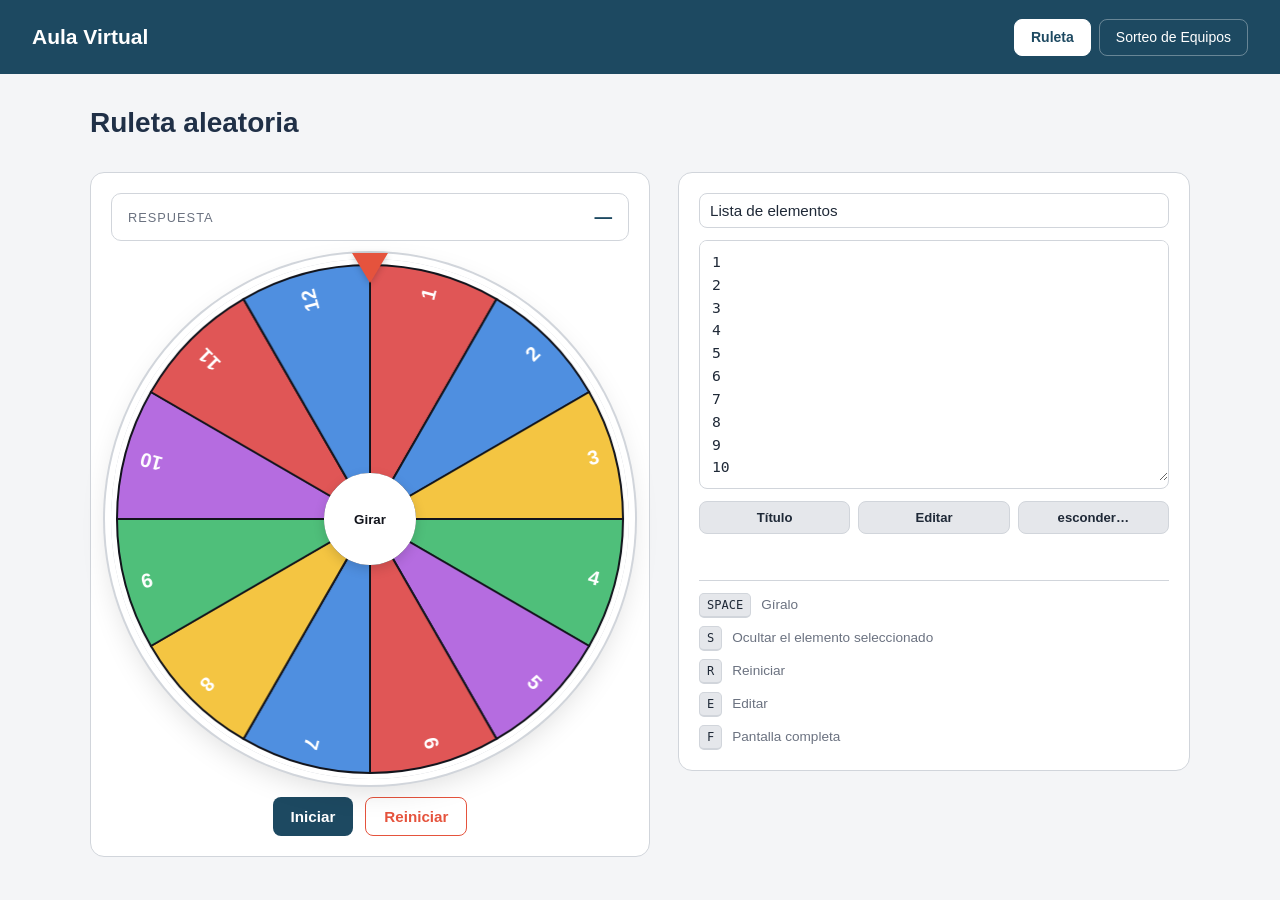
<file: index.html>
<!DOCTYPE html>
<html lang="es">
<head>
  <meta charset="UTF-8">
  <meta name="viewport" content="width=device-width, initial-scale=1.0">
  <meta http-equiv="refresh" content="0; url=ruleta/index.html">
  <title>Aula Virtual</title>
  <link rel="stylesheet" href="compartido/aula.css">
</head>
<body>
  <header class="aula-cabecera">
    <span class="aula-marca">Aula Virtual</span>
    <nav class="aula-navegacion" aria-label="Herramientas del aula">
      <a href="ruleta/index.html">Ruleta</a>
      <a href="sorteo-equipos/index.html">Sorteo de Equipos</a>
    </nav>
  </header>
  <main class="aula-inicio">
    <h1>Aula Virtual</h1>
    <p><a href="ruleta/index.html">Abrir la ruleta</a> o <a href="sorteo-equipos/index.html">ir al sorteo de equipos</a>.</p>
  </main>
</body>
</html>
</file>
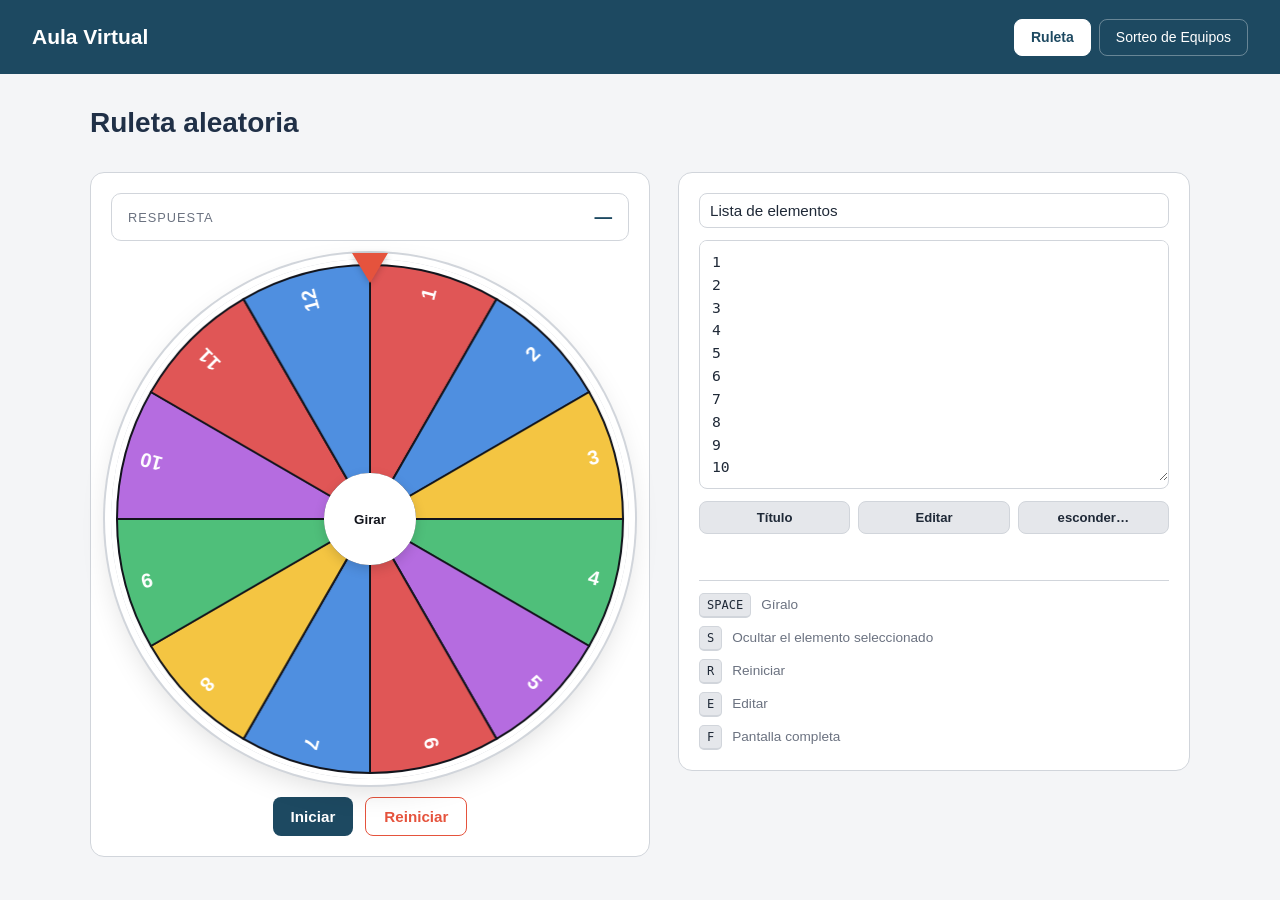
<file: ruleta/index.html>
<!doctype html>
<html lang="es">
  <head>
    <meta charset="UTF-8" />
    <meta name="viewport" content="width=device-width, initial-scale=1.0" />
    <title>Aula Virtual - Ruleta Aleatoria</title>
    <link rel="stylesheet" href="estilos.css" />
    <link rel="stylesheet" href="../compartido/aula.css" />
  </head>
  <body class="pagina-ruleta">
    <header class="aula-cabecera">
      <a class="aula-marca" href="../index.html">Aula Virtual</a>
      <nav class="aula-navegacion" aria-label="Herramientas del aula">
        <a href="../ruleta/index.html" aria-current="page">Ruleta</a>
        <a href="../sorteo-equipos/index.html">Sorteo de Equipos</a>
      </nav>
    </header>

    <main class="contenedor-principal" id="contenedorRuleta">
      <h1 class="aula-titulo">Ruleta aleatoria</h1>
      <!-- ===== Panel de la ruleta ===== -->
      <section class="panel-ruleta">
        <div class="caja-respuesta">
          <span class="etiqueta-respuesta">RESPUESTA</span>
          <span id="textoRespuesta" class="valor-respuesta">—</span>
        </div>

        <div class="zona-ruleta" id="zonaRuleta" tabindex="0">
          <div class="puntero-selector"></div>
          <canvas id="lienzoRuleta" width="520" height="520"></canvas>
          <button
            id="botonCentroGirar"
            class="boton-centro-girar"
            title="Clic o SPACE para girar"
          >
            Girar
          </button>
        </div>

        <div class="controles-principales">
          <button id="botonIniciar" class="boton boton-primario">
            Iniciar
          </button>
          <button id="botonReiniciar" class="boton boton-peligro">
            Reiniciar
          </button>
        </div>
      </section>

      <!-- ===== Panel lateral: edición de elementos ===== -->
      <section class="panel-lateral">
        <div class="fila-titulo-lista">
          <input
            type="text"
            id="campoTituloLista"
            class="campo-titulo"
            aria-label="Título de la ruleta"
            value="Lista de elementos"
            maxlength="60"
          />
        </div>

        <div class="envoltorio-textarea">
          <div
            id="capaResaltado"
            class="capa-resaltado"
            aria-hidden="true"
          ></div>
          <textarea
            id="areaElementos"
            class="area-elementos"
            aria-label="Elementos de la ruleta"
            readonly
            spellcheck="false"
            placeholder="Escribe un elemento por línea..."
          ></textarea>
        </div>

        <div class="botones-textarea">
          <button id="botonTitulo" class="boton boton-secundario">
            Título
          </button>
          <button id="botonEditar" class="boton boton-secundario">
            Editar
          </button>
          <button id="botonEsconder" class="boton boton-secundario">
            esconder…
          </button>
        </div>

        <p id="mensajeEstado" class="mensaje-estado"></p>

        <div class="ayuda-teclado">
          <div class="fila-ayuda"><kbd>SPACE</kbd><span>Gíralo</span></div>
          <div class="fila-ayuda">
            <kbd>S</kbd><span>Ocultar el elemento seleccionado</span>
          </div>
          <div class="fila-ayuda"><kbd>R</kbd><span>Reiniciar</span></div>
          <div class="fila-ayuda"><kbd>E</kbd><span>Editar</span></div>
          <div class="fila-ayuda">
            <kbd>F</kbd><span>Pantalla completa</span>
          </div>
        </div>
      </section>
    </main>

    <script src="ruleta.js"></script>
  </body>
</html>
</file>
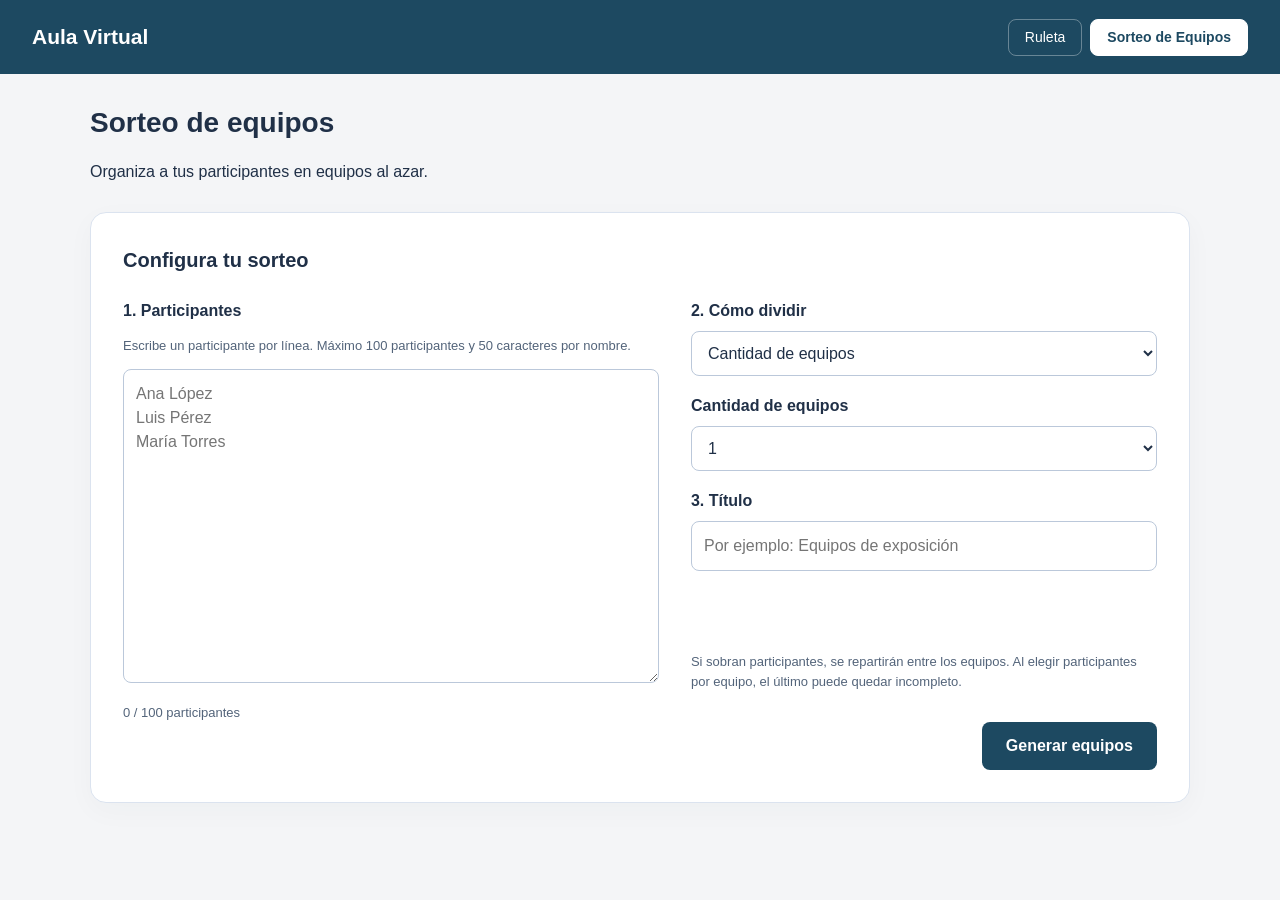
<file: sorteo-equipos/index.html>
<!DOCTYPE html>
<html lang="es">
<head>
  <meta charset="UTF-8">
  <meta name="viewport" content="width=device-width, initial-scale=1.0">
  <title>Sorteo de equipos | Aula virtual</title>
  <link rel="stylesheet" href="estilos.css">
  <link rel="stylesheet" href="../compartido/aula.css">
  <script src="sorteo.js" defer></script>
</head>
<body class="sorteo-equipos">
    <header class="aula-cabecera">
      <a class="aula-marca" href="../index.html">Aula Virtual</a>
      <nav class="aula-navegacion" aria-label="Herramientas del aula">
        <a href="../ruleta/index.html">Ruleta</a>
        <a href="../sorteo-equipos/index.html" aria-current="page">Sorteo de Equipos</a>
      </nav>
    </header>
  <main class="equipos-contenedor">
    <header class="equipos-encabezado">
      <h1>Sorteo de equipos</h1>
      <p>Organiza a tus participantes en equipos al azar.</p>
    </header>

    <section id="configuracion" class="equipos-panel" aria-labelledby="titulo-configuracion">
      <h2 id="titulo-configuracion">Configura tu sorteo</h2>
      <div class="equipos-campos">
        <div class="equipos-participantes">
          <label for="participantes">1. Participantes</label>
          <p id="ayuda-participantes" class="equipos-ayuda">Escribe un participante por línea. Máximo 100 participantes y 50 caracteres por nombre.</p>
          <textarea id="participantes" rows="12" aria-describedby="ayuda-participantes" placeholder="Ana López&#10;Luis Pérez&#10;María Torres"></textarea>
          <p id="contador" class="equipos-ayuda"></p>
          <p id="estado-datos" role="status"></p>
        </div>

        <div class="equipos-opciones">
          <div class="equipos-campo">
            <label for="modo-sorteo">2. Cómo dividir</label>
            <select id="modo-sorteo">
              <option value="cantidad-equipos">Cantidad de equipos</option>
              <option value="participantes-por-equipo">Participantes por equipo</option>
            </select>
          </div>
          <div class="equipos-campo">
            <label id="etiqueta-cantidad" for="cantidad">Cantidad de equipos</label>
            <select id="cantidad">
              <option value="2">2</option>
            </select>
          </div>
          <div class="equipos-campo">
            <label for="titulo-equipos">3. Título</label>
            <input id="titulo-equipos" type="text" maxlength="100" placeholder="Por ejemplo: Equipos de exposición">
          </div>
          <p id="error-participantes" role="alert"></p>
          <p class="equipos-ayuda">Si sobran participantes, se repartirán entre los equipos. Al elegir participantes por equipo, el último puede quedar incompleto.</p>
          <button id="generar" class="equipos-boton" type="button">Generar equipos</button>
        </div>
      </div>
    </section>
    <section id="resultados" class="equipos-panel" aria-labelledby="titulo-resultado" hidden>
      <button id="volver" class="equipos-volver" type="button">← Volver a la lista</button>
      <h2 id="titulo-resultado" tabindex="-1"></h2>
      <p id="estado-sorteo" role="status"></p>
      <div id="lista-equipos" class="equipos-resultados"></div>
      <div class="equipos-acciones">
        <button id="descargar" class="equipos-boton" type="button" disabled>Descargar JPG</button>
        <button id="copiar" class="equipos-boton" type="button" disabled>Copiar equipos</button>
        <button id="copiar-columnas" class="equipos-boton" type="button" disabled>Copiar en columnas</button>
      </div>
      <p id="estado-exportacion" role="status"></p>
      <div id="copia-manual" hidden>
        <label for="texto-copia">Selecciona y copia el resultado con Ctrl+C</label>
        <textarea id="texto-copia" readonly rows="8"></textarea>
      </div>
    </section>
  </main>
</body>
</html>
</file>
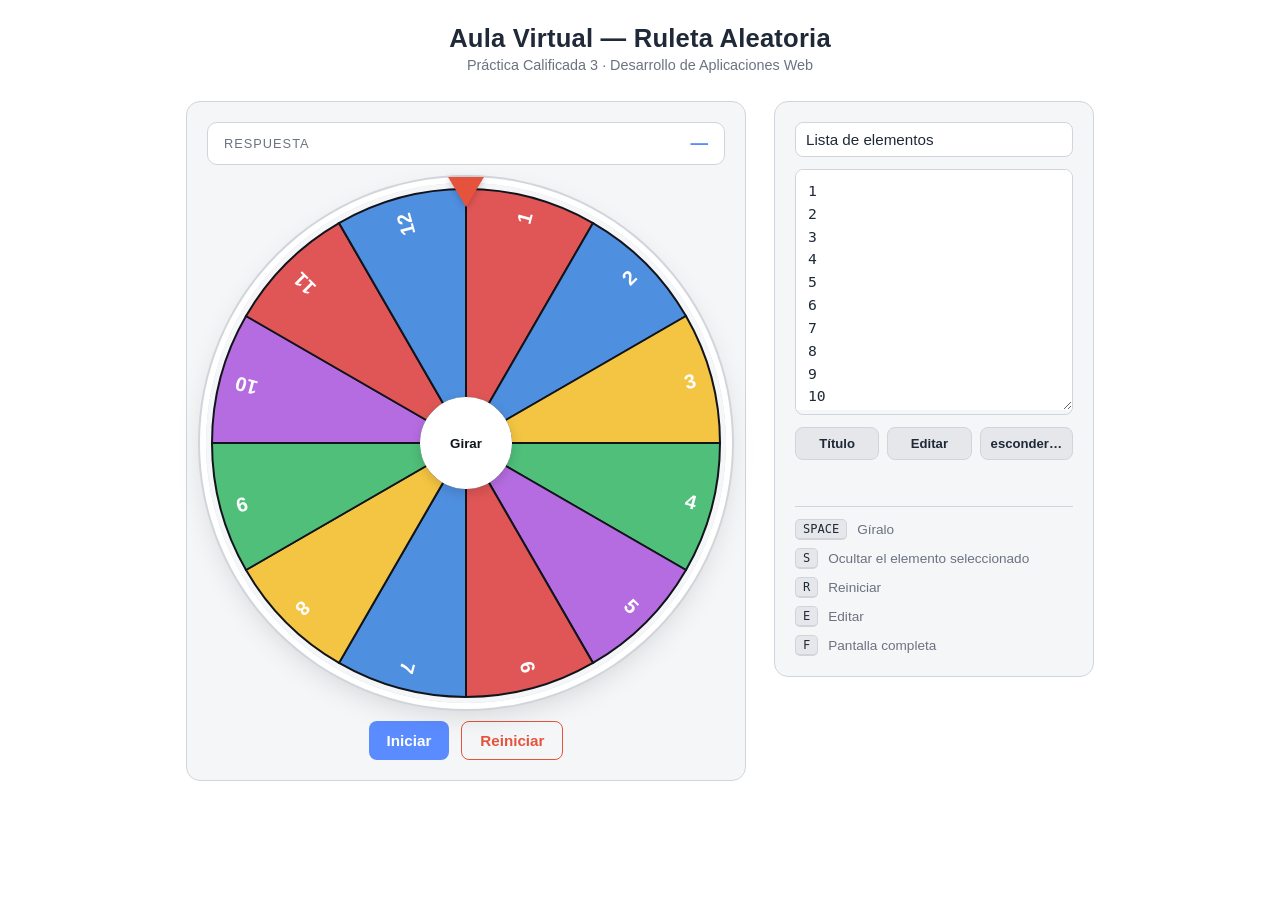
<file: indexRULETA.html>
<!doctype html>
<html lang="es">
  <head>
    <meta charset="UTF-8" />
    <meta name="viewport" content="width=device-width, initial-scale=1.0" />
    <title>Aula Virtual - Ruleta Aleatoria</title>
    <link rel="stylesheet" href="estilosRULETA.css" />
  </head>
  <body>
    <header class="cabecera">
      <h1>Aula Virtual — Ruleta Aleatoria</h1>
      <p class="subtitulo">
        Práctica Calificada 3 · Desarrollo de Aplicaciones Web
      </p>
    </header>

    <main class="contenedor-principal" id="contenedorRuleta">
      <!-- ===== Panel de la ruleta ===== -->
      <section class="panel-ruleta">
        <div class="caja-respuesta">
          <span class="etiqueta-respuesta">RESPUESTA</span>
          <span id="textoRespuesta" class="valor-respuesta">—</span>
        </div>

        <div class="zona-ruleta" id="zonaRuleta" tabindex="0">
          <div class="puntero-selector"></div>
          <canvas id="lienzoRuleta" width="520" height="520"></canvas>
          <button
            id="botonCentroGirar"
            class="boton-centro-girar"
            title="Clic o SPACE para girar"
          >
            Girar
          </button>
        </div>

        <div class="controles-principales">
          <button id="botonIniciar" class="boton boton-primario">
            Iniciar
          </button>
          <button id="botonReiniciar" class="boton boton-peligro">
            Reiniciar
          </button>
        </div>
      </section>

      <!-- ===== Panel lateral: edición de elementos ===== -->
      <section class="panel-lateral">
        <div class="fila-titulo-lista">
          <input
            type="text"
            id="campoTituloLista"
            class="campo-titulo"
            value="Lista de elementos"
            maxlength="60"
          />
        </div>

        <div class="envoltorio-textarea">
          <div
            id="capaResaltado"
            class="capa-resaltado"
            aria-hidden="true"
          ></div>
          <textarea
            id="areaElementos"
            class="area-elementos"
            readonly
            spellcheck="false"
            placeholder="Escribe un elemento por línea..."
          ></textarea>
        </div>

        <div class="botones-textarea">
          <button id="botonTitulo" class="boton boton-secundario">
            Título
          </button>
          <button id="botonEditar" class="boton boton-secundario">
            Editar
          </button>
          <button id="botonEsconder" class="boton boton-secundario">
            esconder…
          </button>
        </div>

        <p id="mensajeEstado" class="mensaje-estado"></p>

        <div class="ayuda-teclado">
          <div class="fila-ayuda"><kbd>SPACE</kbd><span>Gíralo</span></div>
          <div class="fila-ayuda">
            <kbd>S</kbd><span>Ocultar el elemento seleccionado</span>
          </div>
          <div class="fila-ayuda"><kbd>R</kbd><span>Reiniciar</span></div>
          <div class="fila-ayuda"><kbd>E</kbd><span>Editar</span></div>
          <div class="fila-ayuda">
            <kbd>F</kbd><span>Pantalla completa</span>
          </div>
        </div>
      </section>
    </main>

    <script src="scriptRULETA.js"></script>
  </body>
</html>
</file>
<file: compartido/aula.css>
:root {
  --aula-azul: #1d4961;
  --aula-fondo: #f4f5f7;
  --aula-texto: #203047;
}

body,
body.sorteo-equipos {
  margin: 0;
  padding: 0;
  min-height: 100vh;
  background: var(--aula-fondo);
  color: var(--aula-texto);
  font-family: "Segoe UI", Arial, sans-serif;
  line-height: 1.5;
}

.aula-cabecera {
  box-sizing: border-box;
  display: flex;
  justify-content: space-between;
  align-items: center;
  flex-wrap: wrap;
  gap: 16px;
  min-height: 74px;
  padding: 16px 32px;
  background: var(--aula-azul);
  color: #fff;
}

.aula-cabecera .aula-marca {
  color: inherit;
  text-decoration: none;
  font-size: 21px;
  font-weight: 700;
}

.aula-navegacion {
  display: flex;
  flex-wrap: wrap;
  gap: 8px;
}

.aula-navegacion a {
  padding: 7px 16px;
  border: 1px solid #ffffff55;
  border-radius: 8px;
  color: #fff;
  text-decoration: none;
  font-size: 14px;
}

.aula-navegacion a:hover {
  background: #ffffff18;
}

.aula-navegacion a[aria-current="page"] {
  background: #fff;
  border-color: #fff;
  color: var(--aula-azul);
  font-weight: 700;
}

.aula-cabecera a:focus-visible {
  outline: 3px solid #fff;
  outline-offset: 4px;
}

.aula-inicio,
.pagina-ruleta .contenedor-principal,
.sorteo-equipos .equipos-contenedor {
  width: min(1100px, calc(100% - 40px));
  margin: 28px auto 48px;
}

.pagina-ruleta {
  --color-acento: var(--aula-azul);
  --color-panel: #fff;
}

.pagina-ruleta .aula-titulo {
  flex-basis: 100%;
  margin: 0;
  font-size: 28px;
}

.pagina-ruleta .panel-lateral {
  flex: 1;
  min-width: min(100%, 280px);
}

.pagina-ruleta .valor-respuesta {
  overflow-wrap: anywhere;
  min-width: 0;
}

.pagina-ruleta .caja-respuesta { gap: 16px; }
.pagina-ruleta .contenedor-principal:fullscreen { overflow: auto; }

.sorteo-equipos h1 { font-size: 28px; }
.sorteo-equipos .equipos-encabezado p { margin-bottom: 0; }
.sorteo-equipos .equipos-boton { background: var(--aula-azul); }
.sorteo-equipos .equipos-tarjeta { border-top-color: var(--aula-azul); }
.sorteo-equipos .equipos-volver { color: var(--aula-azul); }

@media (max-width: 620px) {
  .aula-cabecera { padding: 16px 20px; }
  .aula-navegacion { width: 100%; }
  .aula-navegacion a { text-align: center; flex: 1; }
  .pagina-ruleta .panel-ruleta { padding: 16px; }
  .sorteo-equipos .equipos-acciones .equipos-boton { width: 100%; }
}
</file>
<file: ruleta/estilos.css>
:root {
  --color-fondo: #ffffff;
  --color-panel: #f5f6f8;
  --color-borde: #d1d5db;
  --color-texto: #1f2937;
  --color-texto-tenue: #6b7280;
  --color-acento: #5b8cff;
  --color-peligro: #e5533d;
  --color-resaltado-oculto: #d1d5db;
  --radio: 14px;
  font-size: 16px;
}

* {
  box-sizing: border-box;
}

body {
  margin: 0;
  min-height: 100vh;
  background: #ffffff;
  color: var(--color-texto);
  font-family: "Segoe UI", Roboto, Helvetica, Arial, sans-serif;
  padding: 24px;
}

.cabecera {
  text-align: center;
  margin-bottom: 28px;
}
.cabecera h1 {
  margin: 0 0 4px;
  font-size: 1.6rem;
  letter-spacing: 0.2px;
}
.subtitulo {
  margin: 0;
  color: var(--color-texto-tenue);
  font-size: 0.9rem;
}

.contenedor-principal {
  display: flex;
  flex-wrap: wrap;
  gap: 28px;
  justify-content: center;
  align-items: flex-start;
  max-width: 1100px;
  margin: 0 auto;
}

/* ===== Panel ruleta ===== */
.panel-ruleta {
  background: var(--color-panel);
  border: 1px solid var(--color-borde);
  border-radius: var(--radio);
  padding: 20px;
  display: flex;
  flex-direction: column;
  align-items: center;
  gap: 18px;
  width: 560px;
  max-width: 100%;
}

.caja-respuesta {
  width: 100%;
  display: flex;
  align-items: center;
  justify-content: space-between;
  border: 1px solid var(--color-borde);
  border-radius: 10px;
  padding: 10px 16px;
  background: #ffffff;
}
.etiqueta-respuesta {
  color: var(--color-texto-tenue);
  letter-spacing: 1px;
  font-size: 0.8rem;
}
.valor-respuesta {
  font-weight: 700;
  font-size: 1.1rem;
  color: var(--color-acento);
}

.zona-ruleta {
  position: relative;
  width: 100%;
  max-width: 520px;
  aspect-ratio: 1;
  outline: none;
}

.puntero-selector {
  position: absolute;
  top: -6px;
  left: 50%;
  transform: translateX(-50%);
  width: 0;
  height: 0;
  border-left: 18px solid transparent;
  border-right: 18px solid transparent;
  border-top: 30px solid var(--color-peligro);
  z-index: 5;
  filter: drop-shadow(0 2px 3px rgba(0, 0, 0, 0.2));
}

#lienzoRuleta {
  width: 100%;
  height: 100%;
  border-radius: 50%;
  cursor: pointer;
  box-shadow:
    0 0 0 6px #ffffff,
    0 0 0 8px var(--color-borde),
    0 10px 30px rgba(0, 0, 0, 0.15);
  transition: transform 4.2s cubic-bezier(0.17, 0.67, 0.16, 0.99);
}

.boton-centro-girar {
  position: absolute;
  top: 50%;
  left: 50%;
  transform: translate(-50%, -50%);
  width: 92px;
  height: 92px;
  border-radius: 50%;
  border: 3px solid #ffffff;
  background: #ffffff;
  color: #12141c;
  font-weight: 700;
  cursor: pointer;
  z-index: 4;
  box-shadow: 0 4px 12px rgba(0, 0, 0, 0.15);
}
.boton-centro-girar:active {
  transform: translate(-50%, -50%) scale(0.95);
}

.controles-principales {
  display: flex;
  gap: 12px;
}

.boton {
  border: none;
  border-radius: 8px;
  padding: 10px 18px;
  font-size: 0.95rem;
  font-weight: 600;
  cursor: pointer;
  transition:
    filter 0.15s ease,
    transform 0.1s ease;
}
.boton:hover {
  filter: brightness(1.1);
}
.boton:active {
  transform: translateY(1px);
}

.boton-primario {
  background: var(--color-acento);
  color: #fff;
}
.boton-peligro {
  background: transparent;
  color: var(--color-peligro);
  border: 1px solid var(--color-peligro);
}
.boton-secundario {
  background: #e5e7eb;
  color: var(--color-texto);
  border: 1px solid var(--color-borde);
}
.boton-secundario.activo {
  background: var(--color-acento);
  color: #fff;
}

/* ===== Panel lateral ===== */
.panel-lateral {
  background: var(--color-panel);
  border: 1px solid var(--color-borde);
  border-radius: var(--radio);
  padding: 20px;
  width: 320px;
  max-width: 100%;
  display: flex;
  flex-direction: column;
  gap: 12px;
}

.campo-titulo {
  width: 100%;
  background: #ffffff;
  border: 1px solid var(--color-borde);
  border-radius: 8px;
  color: var(--color-texto);
  padding: 8px 10px;
  font-size: 0.95rem;
}

.envoltorio-textarea {
  position: relative;
  border: 1px solid var(--color-borde);
  border-radius: 8px;
  overflow: hidden;
}

.capa-resaltado,
.area-elementos {
  width: 100%;
  height: 240px;
  padding: 10px 12px;
  font-family: "Cascadia Code", Consolas, monospace;
  font-size: 0.92rem;
  line-height: 1.55;
  white-space: pre-wrap;
  word-wrap: break-word;
}

.capa-resaltado {
  position: absolute;
  top: 0;
  left: 0;
  margin: 0;
  color: transparent;
  pointer-events: none;
  overflow: hidden;
  background: #ffffff;
}
.capa-resaltado .linea-oculta {
  display: inline-block;
  width: 100%;
  background: var(--color-resaltado-oculto);
  border-radius: 3px;
}

.area-elementos {
  position: relative;
  background: transparent;
  color: var(--color-texto);
  border: none;
  resize: vertical;
  outline: none;
}
.area-elementos[readonly] {
  cursor: default;
}
.area-elementos:not([readonly]) {
  background: #ffffff;
}

.botones-textarea {
  display: flex;
  gap: 8px;
  flex-wrap: wrap;
}
.botones-textarea .boton {
  flex: 1;
  padding: 8px 10px;
  font-size: 0.82rem;
}

.mensaje-estado {
  min-height: 18px;
  margin: 0;
  font-size: 0.8rem;
  color: var(--color-texto-tenue);
}

.ayuda-teclado {
  margin-top: 4px;
  border-top: 1px solid var(--color-borde);
  padding-top: 12px;
  display: flex;
  flex-direction: column;
  gap: 8px;
}
.fila-ayuda {
  display: flex;
  align-items: center;
  gap: 10px;
  font-size: 0.85rem;
  color: var(--color-texto-tenue);
}
kbd {
  background: #e5e7eb;
  border: 1px solid var(--color-borde);
  border-bottom-width: 2px;
  border-radius: 5px;
  padding: 2px 7px;
  font-size: 0.75rem;
  color: var(--color-texto);
  min-width: 20px;
  text-align: center;
}

/* Pantalla completa */
.contenedor-principal:fullscreen,
#contenedorRuleta:fullscreen {
  background: #ffffff;
  display: flex;
  align-items: center;
  padding: 40px;
}

@media (max-width: 620px) {
  .panel-ruleta,
  .panel-lateral {
    width: 100%;
  }
}
</file>
<file: sorteo-equipos/estilos.css>
.sorteo-equipos {
  margin: 0;
  background: #f3f6fb;
  color: #203047;
  font-family: system-ui, sans-serif;
  line-height: 1.5;
}

.sorteo-equipos * {
  box-sizing: border-box;
}

.sorteo-equipos .equipos-contenedor {
  width: min(100% - 40px, 1000px);
  margin: 56px auto;
}

.sorteo-equipos .equipos-encabezado {
  margin-bottom: 28px;
}

.sorteo-equipos .equipos-etiqueta {
  color: #245bc0;
  font-size: 12px;
  font-weight: 700;
  letter-spacing: 2px;
}

.sorteo-equipos h1 {
  margin: 8px 0;
  font-size: clamp(28px, 5vw, 40px);
}

.sorteo-equipos .equipos-panel {
  padding: 32px;
  background: #fff;
  border: 1px solid #dbe3ef;
  border-radius: 16px;
  box-shadow: 0 8px 28px #20304708;
}

.sorteo-equipos h2 {
  margin: 0 0 24px;
  font-size: 20px;
}

.sorteo-equipos .equipos-campos {
  display: grid;
  grid-template-columns: 1.15fr 1fr;
  gap: 32px;
}

.sorteo-equipos label {
  display: block;
  margin-bottom: 8px;
  font-weight: 650;
}

.sorteo-equipos .equipos-ayuda,
.sorteo-equipos .equipos-aviso {
  color: #53647a;
  font-size: 13px;
}

.sorteo-equipos textarea,
.sorteo-equipos select,
.sorteo-equipos input {
  width: 100%;
  padding: 12px;
  border: 1px solid #bbc8da;
  border-radius: 8px;
  background: #fff;
  color: inherit;
  font: inherit;
}

.sorteo-equipos textarea {
  min-height: 270px;
  resize: vertical;
}

.sorteo-equipos :focus-visible {
  outline: 3px solid #245bc0;
  outline-offset: 3px;
}

.sorteo-equipos .equipos-opciones {
  display: flex;
  flex-direction: column;
  gap: 18px;
}

.sorteo-equipos .equipos-boton {
  cursor: pointer;
  align-self: flex-end;
  padding: 12px 24px;
  border: 0;
  border-radius: 8px;
  background: #245bc0;
  color: #fff;
  font: inherit;
  font-weight: 650;
}

.sorteo-equipos [hidden] { display: none !important; }
.sorteo-equipos #error-participantes { color: #ac2430; }
.sorteo-equipos #estado-datos { font-size: 13px; color: #53647a; }
.sorteo-equipos .equipos-resultados {
  display: grid;
  grid-template-columns: repeat(auto-fit, minmax(min(100%, 240px), 1fr));
  gap: 18px;
  margin: 24px 0;
}
.sorteo-equipos .equipos-tarjeta {
  border: 1px solid #bbc8da;
  border-top: 4px solid #245bc0;
  border-radius: 8px;
  padding: 18px;
  overflow-wrap: anywhere;
}
.sorteo-equipos .equipos-tarjeta h3 { margin: 0 0 12px; }
.sorteo-equipos .equipos-tarjeta ol { padding-left: 24px; margin: 0; }
.sorteo-equipos .equipos-tarjeta li { padding: 5px 0; }
.sorteo-equipos .equipos-volver {
  border: 0;
  background: transparent;
  color: #245bc0;
  font: inherit;
  cursor: pointer;
  padding: 0;
  margin-bottom: 24px;
}
.sorteo-equipos #titulo-resultado { overflow-wrap: anywhere; }
.sorteo-equipos .equipos-acciones { display: flex; flex-wrap: wrap; gap: 12px; }

.sorteo-equipos .equipos-boton:disabled {
  background: #dde4ee;
  color: #526177;
  cursor: not-allowed;
}

@media (max-width: 680px) {
  .sorteo-equipos .equipos-contenedor {
    margin: 28px auto;
  }

  .sorteo-equipos .equipos-panel {
    padding: 20px;
  }

  .sorteo-equipos .equipos-campos {
    grid-template-columns: 1fr;
    gap: 24px;
  }
}
</file>
<file: estilosRULETA.css>
:root {
  --color-fondo: #ffffff;
  --color-panel: #f5f6f8;
  --color-borde: #d1d5db;
  --color-texto: #1f2937;
  --color-texto-tenue: #6b7280;
  --color-acento: #5b8cff;
  --color-peligro: #e5533d;
  --color-resaltado-oculto: #d1d5db;
  --radio: 14px;
  font-size: 16px;
}

* {
  box-sizing: border-box;
}

body {
  margin: 0;
  min-height: 100vh;
  background: #ffffff;
  color: var(--color-texto);
  font-family: "Segoe UI", Roboto, Helvetica, Arial, sans-serif;
  padding: 24px;
}

.cabecera {
  text-align: center;
  margin-bottom: 28px;
}
.cabecera h1 {
  margin: 0 0 4px;
  font-size: 1.6rem;
  letter-spacing: 0.2px;
}
.subtitulo {
  margin: 0;
  color: var(--color-texto-tenue);
  font-size: 0.9rem;
}

.contenedor-principal {
  display: flex;
  flex-wrap: wrap;
  gap: 28px;
  justify-content: center;
  align-items: flex-start;
  max-width: 1100px;
  margin: 0 auto;
}

/* ===== Panel ruleta ===== */
.panel-ruleta {
  background: var(--color-panel);
  border: 1px solid var(--color-borde);
  border-radius: var(--radio);
  padding: 20px;
  display: flex;
  flex-direction: column;
  align-items: center;
  gap: 18px;
  width: 560px;
  max-width: 100%;
}

.caja-respuesta {
  width: 100%;
  display: flex;
  align-items: center;
  justify-content: space-between;
  border: 1px solid var(--color-borde);
  border-radius: 10px;
  padding: 10px 16px;
  background: #ffffff;
}
.etiqueta-respuesta {
  color: var(--color-texto-tenue);
  letter-spacing: 1px;
  font-size: 0.8rem;
}
.valor-respuesta {
  font-weight: 700;
  font-size: 1.1rem;
  color: var(--color-acento);
}

.zona-ruleta {
  position: relative;
  width: min(520px, 90vw);
  height: min(520px, 90vw);
  outline: none;
}

.puntero-selector {
  position: absolute;
  top: -6px;
  left: 50%;
  transform: translateX(-50%);
  width: 0;
  height: 0;
  border-left: 18px solid transparent;
  border-right: 18px solid transparent;
  border-top: 30px solid var(--color-peligro);
  z-index: 5;
  filter: drop-shadow(0 2px 3px rgba(0, 0, 0, 0.2));
}

#lienzoRuleta {
  width: 100%;
  height: 100%;
  border-radius: 50%;
  cursor: pointer;
  box-shadow:
    0 0 0 6px #ffffff,
    0 0 0 8px var(--color-borde),
    0 10px 30px rgba(0, 0, 0, 0.15);
  transition: transform 4.2s cubic-bezier(0.17, 0.67, 0.16, 0.99);
}

.boton-centro-girar {
  position: absolute;
  top: 50%;
  left: 50%;
  transform: translate(-50%, -50%);
  width: 92px;
  height: 92px;
  border-radius: 50%;
  border: 3px solid #ffffff;
  background: #ffffff;
  color: #12141c;
  font-weight: 700;
  cursor: pointer;
  z-index: 4;
  box-shadow: 0 4px 12px rgba(0, 0, 0, 0.15);
}
.boton-centro-girar:active {
  transform: translate(-50%, -50%) scale(0.95);
}

.controles-principales {
  display: flex;
  gap: 12px;
}

.boton {
  border: none;
  border-radius: 8px;
  padding: 10px 18px;
  font-size: 0.95rem;
  font-weight: 600;
  cursor: pointer;
  transition:
    filter 0.15s ease,
    transform 0.1s ease;
}
.boton:hover {
  filter: brightness(1.1);
}
.boton:active {
  transform: translateY(1px);
}

.boton-primario {
  background: var(--color-acento);
  color: #fff;
}
.boton-peligro {
  background: transparent;
  color: var(--color-peligro);
  border: 1px solid var(--color-peligro);
}
.boton-secundario {
  background: #e5e7eb;
  color: var(--color-texto);
  border: 1px solid var(--color-borde);
}
.boton-secundario.activo {
  background: var(--color-acento);
  color: #fff;
}

/* ===== Panel lateral ===== */
.panel-lateral {
  background: var(--color-panel);
  border: 1px solid var(--color-borde);
  border-radius: var(--radio);
  padding: 20px;
  width: 320px;
  max-width: 100%;
  display: flex;
  flex-direction: column;
  gap: 12px;
}

.campo-titulo {
  width: 100%;
  background: #ffffff;
  border: 1px solid var(--color-borde);
  border-radius: 8px;
  color: var(--color-texto);
  padding: 8px 10px;
  font-size: 0.95rem;
}

.envoltorio-textarea {
  position: relative;
  border: 1px solid var(--color-borde);
  border-radius: 8px;
  overflow: hidden;
}

.capa-resaltado,
.area-elementos {
  width: 100%;
  height: 240px;
  padding: 10px 12px;
  font-family: "Cascadia Code", Consolas, monospace;
  font-size: 0.92rem;
  line-height: 1.55;
  white-space: pre-wrap;
  word-wrap: break-word;
}

.capa-resaltado {
  position: absolute;
  top: 0;
  left: 0;
  margin: 0;
  color: transparent;
  pointer-events: none;
  overflow: hidden;
  background: #ffffff;
}
.capa-resaltado .linea-oculta {
  display: inline-block;
  width: 100%;
  background: var(--color-resaltado-oculto);
  border-radius: 3px;
}

.area-elementos {
  position: relative;
  background: transparent;
  color: var(--color-texto);
  border: none;
  resize: vertical;
  outline: none;
}
.area-elementos[readonly] {
  cursor: default;
}
.area-elementos:not([readonly]) {
  background: #ffffff;
}

.botones-textarea {
  display: flex;
  gap: 8px;
  flex-wrap: wrap;
}
.botones-textarea .boton {
  flex: 1;
  padding: 8px 10px;
  font-size: 0.82rem;
}

.mensaje-estado {
  min-height: 18px;
  margin: 0;
  font-size: 0.8rem;
  color: var(--color-texto-tenue);
}

.ayuda-teclado {
  margin-top: 4px;
  border-top: 1px solid var(--color-borde);
  padding-top: 12px;
  display: flex;
  flex-direction: column;
  gap: 8px;
}
.fila-ayuda {
  display: flex;
  align-items: center;
  gap: 10px;
  font-size: 0.85rem;
  color: var(--color-texto-tenue);
}
kbd {
  background: #e5e7eb;
  border: 1px solid var(--color-borde);
  border-bottom-width: 2px;
  border-radius: 5px;
  padding: 2px 7px;
  font-size: 0.75rem;
  color: var(--color-texto);
  min-width: 20px;
  text-align: center;
}

/* Pantalla completa */
.contenedor-principal:fullscreen,
#contenedorRuleta:fullscreen {
  background: #ffffff;
  display: flex;
  align-items: center;
  padding: 40px;
}

@media (max-width: 620px) {
  .panel-ruleta,
  .panel-lateral {
    width: 100%;
  }
}
</file>
